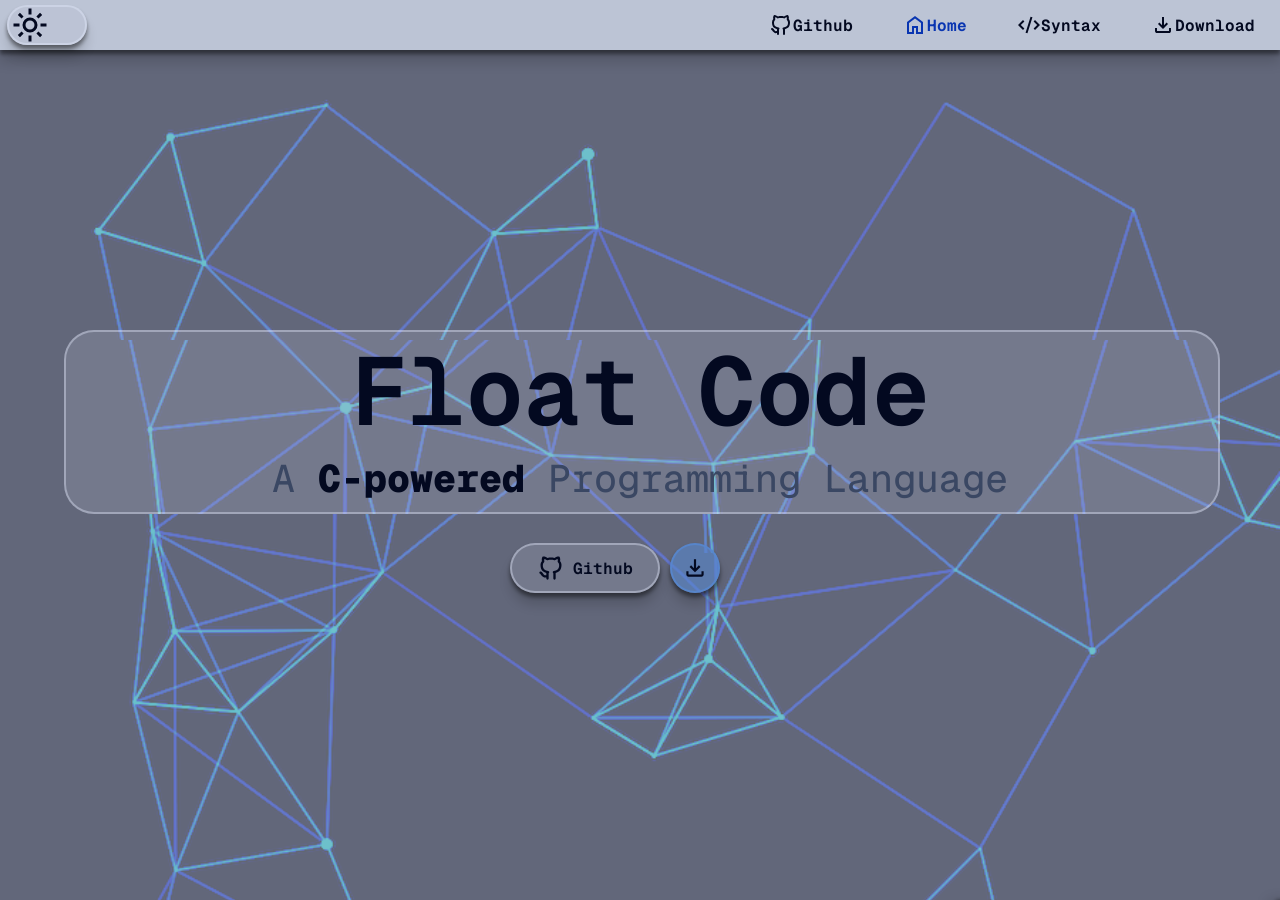
<file: index.html>
<!DOCTYPE html>
<html lang="en">
<head>
	<meta charset="UTF-8">
	<meta name="viewport" content="width=device-width, initial-scale=1.0">
	<title>Float Code</title>
	<link rel="icon" href="images/icon.png">
	<link rel="stylesheet" href="style.css">

	<script type="text/javascript" src="index.js" defer></script>
</head>
<body>
	<main>
		<div class="canvas">
			<div>
				<h1>Float Code</h1>
				<h6 id="description">A <b>C-powered</b> Programming Language</h6>
				<button onclick="openSite('https://github.com/texugo-lab/fcc---Float-Code-Compiler')">
					<svg xmlns="http://www.w3.org/2000/svg" viewBox="0 0 24 24"><path d="M 5.5878906,2.078125 C 5.36568,2.083063 5.1367188,2.1347656 5.1367187,2.1347656 A 1.0001,1.0001 0 0 0 4.4882812,2.6894531 C 4.0058626,3.7631778 3.9839171,4.953445 4.2695312,6.0839844 3.497045,7.0652828 3.0012835,8.2382621 3,9.4980469 A 1.0001,1.0001 0 0 0 3,9.5 c 0,2.495652 0.7837101,4.277116 2.0449219,5.369141 0.8783697,0.760539 1.9199114,1.109545 2.9746094,1.34375 -0.0017,0.0083 -0.012072,0.01512 -0.013672,0.02344 -0.096983,0.504311 -0.051863,0.95814 0.00195,1.388672 L 8,17.5 v 0.613281 C 7.5423701,18.181326 7.0155796,18.300614 6.7578125,18.228516 6.3569672,18.116398 6.0775426,17.899623 5.7792969,17.556641 5.4810512,17.213658 5.2025465,16.753154 4.8535156,16.28125 4.5044847,15.809346 4.0438611,15.265313 3.28125,15.041016 A 1,1 0 0 0 2.0410156,15.71875 1,1 0 0 0 2.71875,16.958984 c 0.087389,0.0257 0.2638747,0.155498 0.5273438,0.511719 0.263469,0.356221 0.5716831,0.87892 1.0234374,1.398438 C 4.7212856,19.388658 5.3570953,19.91329 6.21875,20.154297 6.7151706,20.293147 7.3920133,20.10211 8,20.037109 V 21 a 1,1 0 0 0 1,1 1,1 0 0 0 1,-1 v -3.5 a 1.0001,1.0001 0 0 0 -0.00781,-0.125 C 9.946004,17.005532 9.9407328,16.758971 9.96875,16.613281 c 0.028017,-0.145689 0.056132,-0.224101 0.238281,-0.40625 A 1.0001,1.0001 0 0 0 9.6074219,14.505859 C 8.3022971,14.366025 7.144257,14.040397 6.3554687,13.357422 5.5666805,12.674447 5,11.604348 5,9.5 5.0014584,8.5651112 5.366231,7.6668127 6.0175781,6.9960937 a 1.0001,1.0001 0 0 0 0.21875,-1.0488281 C 6.0288464,5.3956874 6.1826724,4.8176875 6.2890625,4.2480469 6.7362359,4.368133 7.3504008,4.568887 8.3457031,5.2324219 a 1.0001,1.0001 0 0 0 0.8066407,0.1347656 c 1.8675402,-0.4863818 3.8277722,-0.4863818 5.6953122,0 a 1.0001,1.0001 0 0 0 0.806641,-0.1347656 c 0.995302,-0.6635349 1.609467,-0.8642889 2.05664,-0.984375 0.106391,0.5696406 0.260217,1.1476405 0.05273,1.6992187 a 1.0001,1.0001 0 0 0 0.21875,1.0488281 C 18.634223,7.6672799 18.999047,8.5663602 19,9.5019531 c -4.38e-4,2.1027299 -0.566986,3.1727579 -1.355469,3.8554689 -0.788788,0.682975 -1.946828,1.008603 -3.251953,1.148437 a 1.0001,1.0001 0 0 0 -0.599609,1.701172 c 0.20179,0.201791 0.174934,0.18437 0.195312,0.306641 C 14.00866,16.635943 14,16.966667 14,17.5 V 21 a 1,1 0 0 0 1,1 1,1 0 0 0 1,-1 v -3.5 c 0,-0.455582 0.03316,-0.821706 -0.03906,-1.283203 1.061423,-0.233445 2.11033,-0.582406 2.99414,-1.347656 C 20.21629,13.777116 21,11.995652 21,9.5 a 1.0001,1.0001 0 0 0 0,-0.00195 C 20.998717,8.2382621 20.502955,7.0652828 19.730469,6.0839844 20.016083,4.953445 19.994137,3.7631778 19.511719,2.6894531 A 1.0001,1.0001 0 0 0 18.863281,2.1347656 c 0,0 -0.228961,-0.051703 -0.451172,-0.056641 -0.22221,-0.00494 -0.514594,0.015401 -0.875,0.09375 -0.623914,0.1356335 -1.547587,0.5747827 -2.589843,1.2089844 -1.943884,-0.4426966 -3.950648,-0.4426966 -5.8945316,0 C 8.0104776,2.7466577 7.0868046,2.3075085 6.4628906,2.171875 6.1024846,2.0935259 5.8101013,2.073187 5.5878906,2.078125 Z"/></svg>
					Github
				</button>
				<button onclick="openSite('download.html')" class="download">
					<svg xmlns="http://www.w3.org/2000/svg" viewBox="0 -960 960 960"><path d="M480-320 280-520l56-58 104 104v-326h80v326l104-104 56 58-200 200ZM240-160q-33 0-56.5-23.5T160-240v-120h80v120h480v-120h80v120q0 33-23.5 56.5T720-160H240Z"/></svg>
				</button>
			</div>
		</div>
	</main>

	<nav>
		<ul>
			<li><button id="theme-switch" onclick="toggleMode()">
				<svg id="dark-mode" xmlns="http://www.w3.org/2000/svg"height="24px"width="24px"viewBox="0 -960 960 960"fill="#e3e3e3"><path d="M480-120q-150 0-255-105T120-480q0-150 105-255t255-105q14 0 27.5 1t26.5 3q-41 29-65.5 75.5T444-660q0 90 63 153t153 63q55 0 101-24.5t75-65.5q2 13 3 26.5t1 27.5q0 150-105 255T480-120Zm0-80q88 0 158-48.5T740-375q-20 5-40 8t-40 3q-123 0-209.5-86.5T364-660q0-20 3-40t8-40q-78 32-126.5 102T200-480q0 116 82 198t198 82Zm-10-270Z"/></svg>
				<svg id="light-mode" xmlns="http://www.w3.org/2000/svg"height="24px"width="24px"viewBox="0 -960 960 960"fill="#e3e3e3"><path d="M565-395q35-35 35-85t-35-85q-35-35-85-35t-85 35q-35 35-35 85t35 85q35 35 85 35t85-35Zm-226.5 56.5Q280-397 280-480t58.5-141.5Q397-680 480-680t141.5 58.5Q680-563 680-480t-58.5 141.5Q563-280 480-280t-141.5-58.5ZM200-440H40v-80h160v80Zm720 0H760v-80h160v80ZM440-760v-160h80v160h-80Zm0 720v-160h80v160h-80ZM256-650l-101-97 57-59 96 100-52 56Zm492 496-97-101 53-55 101 97-57 59Zm-98-550 97-101 59 57-100 96-56-52ZM154-212l101-97 55 53-97 101-59-57Zm326-268Z"/></svg>
			</button></li>

			<li><a onclick="openSite('https://github.com/texugo-lab/fcc---Float-Code-Compiler')">
				<svg xmlns="http://www.w3.org/2000/svg" viewBox="0 0 24 24"><path d="M 5.5878906,2.078125 C 5.36568,2.083063 5.1367188,2.1347656 5.1367187,2.1347656 A 1.0001,1.0001 0 0 0 4.4882812,2.6894531 C 4.0058626,3.7631778 3.9839171,4.953445 4.2695312,6.0839844 3.497045,7.0652828 3.0012835,8.2382621 3,9.4980469 A 1.0001,1.0001 0 0 0 3,9.5 c 0,2.495652 0.7837101,4.277116 2.0449219,5.369141 0.8783697,0.760539 1.9199114,1.109545 2.9746094,1.34375 -0.0017,0.0083 -0.012072,0.01512 -0.013672,0.02344 -0.096983,0.504311 -0.051863,0.95814 0.00195,1.388672 L 8,17.5 v 0.613281 C 7.5423701,18.181326 7.0155796,18.300614 6.7578125,18.228516 6.3569672,18.116398 6.0775426,17.899623 5.7792969,17.556641 5.4810512,17.213658 5.2025465,16.753154 4.8535156,16.28125 4.5044847,15.809346 4.0438611,15.265313 3.28125,15.041016 A 1,1 0 0 0 2.0410156,15.71875 1,1 0 0 0 2.71875,16.958984 c 0.087389,0.0257 0.2638747,0.155498 0.5273438,0.511719 0.263469,0.356221 0.5716831,0.87892 1.0234374,1.398438 C 4.7212856,19.388658 5.3570953,19.91329 6.21875,20.154297 6.7151706,20.293147 7.3920133,20.10211 8,20.037109 V 21 a 1,1 0 0 0 1,1 1,1 0 0 0 1,-1 v -3.5 a 1.0001,1.0001 0 0 0 -0.00781,-0.125 C 9.946004,17.005532 9.9407328,16.758971 9.96875,16.613281 c 0.028017,-0.145689 0.056132,-0.224101 0.238281,-0.40625 A 1.0001,1.0001 0 0 0 9.6074219,14.505859 C 8.3022971,14.366025 7.144257,14.040397 6.3554687,13.357422 5.5666805,12.674447 5,11.604348 5,9.5 5.0014584,8.5651112 5.366231,7.6668127 6.0175781,6.9960937 a 1.0001,1.0001 0 0 0 0.21875,-1.0488281 C 6.0288464,5.3956874 6.1826724,4.8176875 6.2890625,4.2480469 6.7362359,4.368133 7.3504008,4.568887 8.3457031,5.2324219 a 1.0001,1.0001 0 0 0 0.8066407,0.1347656 c 1.8675402,-0.4863818 3.8277722,-0.4863818 5.6953122,0 a 1.0001,1.0001 0 0 0 0.806641,-0.1347656 c 0.995302,-0.6635349 1.609467,-0.8642889 2.05664,-0.984375 0.106391,0.5696406 0.260217,1.1476405 0.05273,1.6992187 a 1.0001,1.0001 0 0 0 0.21875,1.0488281 C 18.634223,7.6672799 18.999047,8.5663602 19,9.5019531 c -4.38e-4,2.1027299 -0.566986,3.1727579 -1.355469,3.8554689 -0.788788,0.682975 -1.946828,1.008603 -3.251953,1.148437 a 1.0001,1.0001 0 0 0 -0.599609,1.701172 c 0.20179,0.201791 0.174934,0.18437 0.195312,0.306641 C 14.00866,16.635943 14,16.966667 14,17.5 V 21 a 1,1 0 0 0 1,1 1,1 0 0 0 1,-1 v -3.5 c 0,-0.455582 0.03316,-0.821706 -0.03906,-1.283203 1.061423,-0.233445 2.11033,-0.582406 2.99414,-1.347656 C 20.21629,13.777116 21,11.995652 21,9.5 a 1.0001,1.0001 0 0 0 0,-0.00195 C 20.998717,8.2382621 20.502955,7.0652828 19.730469,6.0839844 20.016083,4.953445 19.994137,3.7631778 19.511719,2.6894531 A 1.0001,1.0001 0 0 0 18.863281,2.1347656 c 0,0 -0.228961,-0.051703 -0.451172,-0.056641 -0.22221,-0.00494 -0.514594,0.015401 -0.875,0.09375 -0.623914,0.1356335 -1.547587,0.5747827 -2.589843,1.2089844 -1.943884,-0.4426966 -3.950648,-0.4426966 -5.8945316,0 C 8.0104776,2.7466577 7.0868046,2.3075085 6.4628906,2.171875 6.1024846,2.0935259 5.8101013,2.073187 5.5878906,2.078125 Z"/></svg>
				<p>Github</p>
			</a></li>
			<li><a class="active">
				<svg xmlns="http://www.w3.org/2000/svg" viewBox="0 -960 960 960"><path d="M240-200h120v-240h240v240h120v-360L480-740 240-560v360Zm-80 80v-480l320-240 320 240v480H520v-240h-80v240H160Zm320-350Z"/></svg>
				<p>Home</p>
			</a></li>
			<li><a onclick="openSite('syntax.html')">
				<svg xmlns="http://www.w3.org/2000/svg" viewBox="0 -960 960 960"><path d="M240-280 40-480l200-200 56 56-143 144 143 144-56 56Zm178 132-76-24 200-640 76 24-200 640Zm302-132-56-56 143-144-143-144 56-56 200 200-200 200Z"/></svg>
				<p>Syntax</p>
			</a></li>
			<li><a onclick="openSite('download.html')">
				<svg xmlns="http://www.w3.org/2000/svg" viewBox="0 -960 960 960"><path d="M480-320 280-520l56-58 104 104v-326h80v326l104-104 56 58-200 200ZM240-160q-33 0-56.5-23.5T160-240v-120h80v120h480v-120h80v120q0 33-23.5 56.5T720-160H240Z"/></svg>
				<p>Download</p>
			</a></li>

			<li id="sidebarButton"><button id="show" popovertarget="aside">
				<svg xmlns="http://www.w3.org/2000/svg" height="24px" viewBox="0 -960 960 960" width="24px" fill="#b3b3b3"><path d="M120-240v-80h720v80H120Zm0-200v-80h720v80H120Zm0-200v-80h720v80H120Z"/></svg>
			</button></li>
		</ul>
	</nav>

	<div id="aside" popover>
		<li><a onclick="openSite('https://github.com/texugo-lab/fcc---Float-Code-Compiler')">
			<svg xmlns="http://www.w3.org/2000/svg" viewBox="0 0 24 24"><path d="M 5.5878906,2.078125 C 5.36568,2.083063 5.1367188,2.1347656 5.1367187,2.1347656 A 1.0001,1.0001 0 0 0 4.4882812,2.6894531 C 4.0058626,3.7631778 3.9839171,4.953445 4.2695312,6.0839844 3.497045,7.0652828 3.0012835,8.2382621 3,9.4980469 A 1.0001,1.0001 0 0 0 3,9.5 c 0,2.495652 0.7837101,4.277116 2.0449219,5.369141 0.8783697,0.760539 1.9199114,1.109545 2.9746094,1.34375 -0.0017,0.0083 -0.012072,0.01512 -0.013672,0.02344 -0.096983,0.504311 -0.051863,0.95814 0.00195,1.388672 L 8,17.5 v 0.613281 C 7.5423701,18.181326 7.0155796,18.300614 6.7578125,18.228516 6.3569672,18.116398 6.0775426,17.899623 5.7792969,17.556641 5.4810512,17.213658 5.2025465,16.753154 4.8535156,16.28125 4.5044847,15.809346 4.0438611,15.265313 3.28125,15.041016 A 1,1 0 0 0 2.0410156,15.71875 1,1 0 0 0 2.71875,16.958984 c 0.087389,0.0257 0.2638747,0.155498 0.5273438,0.511719 0.263469,0.356221 0.5716831,0.87892 1.0234374,1.398438 C 4.7212856,19.388658 5.3570953,19.91329 6.21875,20.154297 6.7151706,20.293147 7.3920133,20.10211 8,20.037109 V 21 a 1,1 0 0 0 1,1 1,1 0 0 0 1,-1 v -3.5 a 1.0001,1.0001 0 0 0 -0.00781,-0.125 C 9.946004,17.005532 9.9407328,16.758971 9.96875,16.613281 c 0.028017,-0.145689 0.056132,-0.224101 0.238281,-0.40625 A 1.0001,1.0001 0 0 0 9.6074219,14.505859 C 8.3022971,14.366025 7.144257,14.040397 6.3554687,13.357422 5.5666805,12.674447 5,11.604348 5,9.5 5.0014584,8.5651112 5.366231,7.6668127 6.0175781,6.9960937 a 1.0001,1.0001 0 0 0 0.21875,-1.0488281 C 6.0288464,5.3956874 6.1826724,4.8176875 6.2890625,4.2480469 6.7362359,4.368133 7.3504008,4.568887 8.3457031,5.2324219 a 1.0001,1.0001 0 0 0 0.8066407,0.1347656 c 1.8675402,-0.4863818 3.8277722,-0.4863818 5.6953122,0 a 1.0001,1.0001 0 0 0 0.806641,-0.1347656 c 0.995302,-0.6635349 1.609467,-0.8642889 2.05664,-0.984375 0.106391,0.5696406 0.260217,1.1476405 0.05273,1.6992187 a 1.0001,1.0001 0 0 0 0.21875,1.0488281 C 18.634223,7.6672799 18.999047,8.5663602 19,9.5019531 c -4.38e-4,2.1027299 -0.566986,3.1727579 -1.355469,3.8554689 -0.788788,0.682975 -1.946828,1.008603 -3.251953,1.148437 a 1.0001,1.0001 0 0 0 -0.599609,1.701172 c 0.20179,0.201791 0.174934,0.18437 0.195312,0.306641 C 14.00866,16.635943 14,16.966667 14,17.5 V 21 a 1,1 0 0 0 1,1 1,1 0 0 0 1,-1 v -3.5 c 0,-0.455582 0.03316,-0.821706 -0.03906,-1.283203 1.061423,-0.233445 2.11033,-0.582406 2.99414,-1.347656 C 20.21629,13.777116 21,11.995652 21,9.5 a 1.0001,1.0001 0 0 0 0,-0.00195 C 20.998717,8.2382621 20.502955,7.0652828 19.730469,6.0839844 20.016083,4.953445 19.994137,3.7631778 19.511719,2.6894531 A 1.0001,1.0001 0 0 0 18.863281,2.1347656 c 0,0 -0.228961,-0.051703 -0.451172,-0.056641 -0.22221,-0.00494 -0.514594,0.015401 -0.875,0.09375 -0.623914,0.1356335 -1.547587,0.5747827 -2.589843,1.2089844 -1.943884,-0.4426966 -3.950648,-0.4426966 -5.8945316,0 C 8.0104776,2.7466577 7.0868046,2.3075085 6.4628906,2.171875 6.1024846,2.0935259 5.8101013,2.073187 5.5878906,2.078125 Z"/></svg>
			<p>Github</p>
		</a></li>
		<li><a class="active">
			<svg xmlns="http://www.w3.org/2000/svg" viewBox="0 -960 960 960"><path d="M240-200h120v-240h240v240h120v-360L480-740 240-560v360Zm-80 80v-480l320-240 320 240v480H520v-240h-80v240H160Zm320-350Z"/></svg>
			<p>Home</p>
		</a></li>
		<li><a onclick="openSite('syntax.html')">
			<svg xmlns="http://www.w3.org/2000/svg" viewBox="0 -960 960 960"><path d="M240-280 40-480l200-200 56 56-143 144 143 144-56 56Zm178 132-76-24 200-640 76 24-200 640Zm302-132-56-56 143-144-143-144 56-56 200 200-200 200Z"/></svg>
			<p>Syntax</p>
		</a></li>
		<li><a onclick="openSite('download.html')">
			<svg xmlns="http://www.w3.org/2000/svg" viewBox="0 -960 960 960"><path d="M480-320 280-520l56-58 104 104v-326h80v326l104-104 56 58-200 200ZM240-160q-33 0-56.5-23.5T160-240v-120h80v120h480v-120h80v120q0 33-23.5 56.5T720-160H240Z"/></svg>
			<p>Download</p>
		</a></li>
	</div>

	<svg style="display: none">
  		<filter id="liquid-glass" x="0%" y="0%" width="100%" height="100%">
      	<feTurbulence type="turbulence" baseFrequency="1" numOctaves="2" result="fractal" stitchTiles="stitch"/>
   		<feDisplacementMap in2="turbulence" in="SourceGraphic" scale="20" result="turbDisplaced"/>
    	</filter>
	</svg>
</body>

</html>
</file>
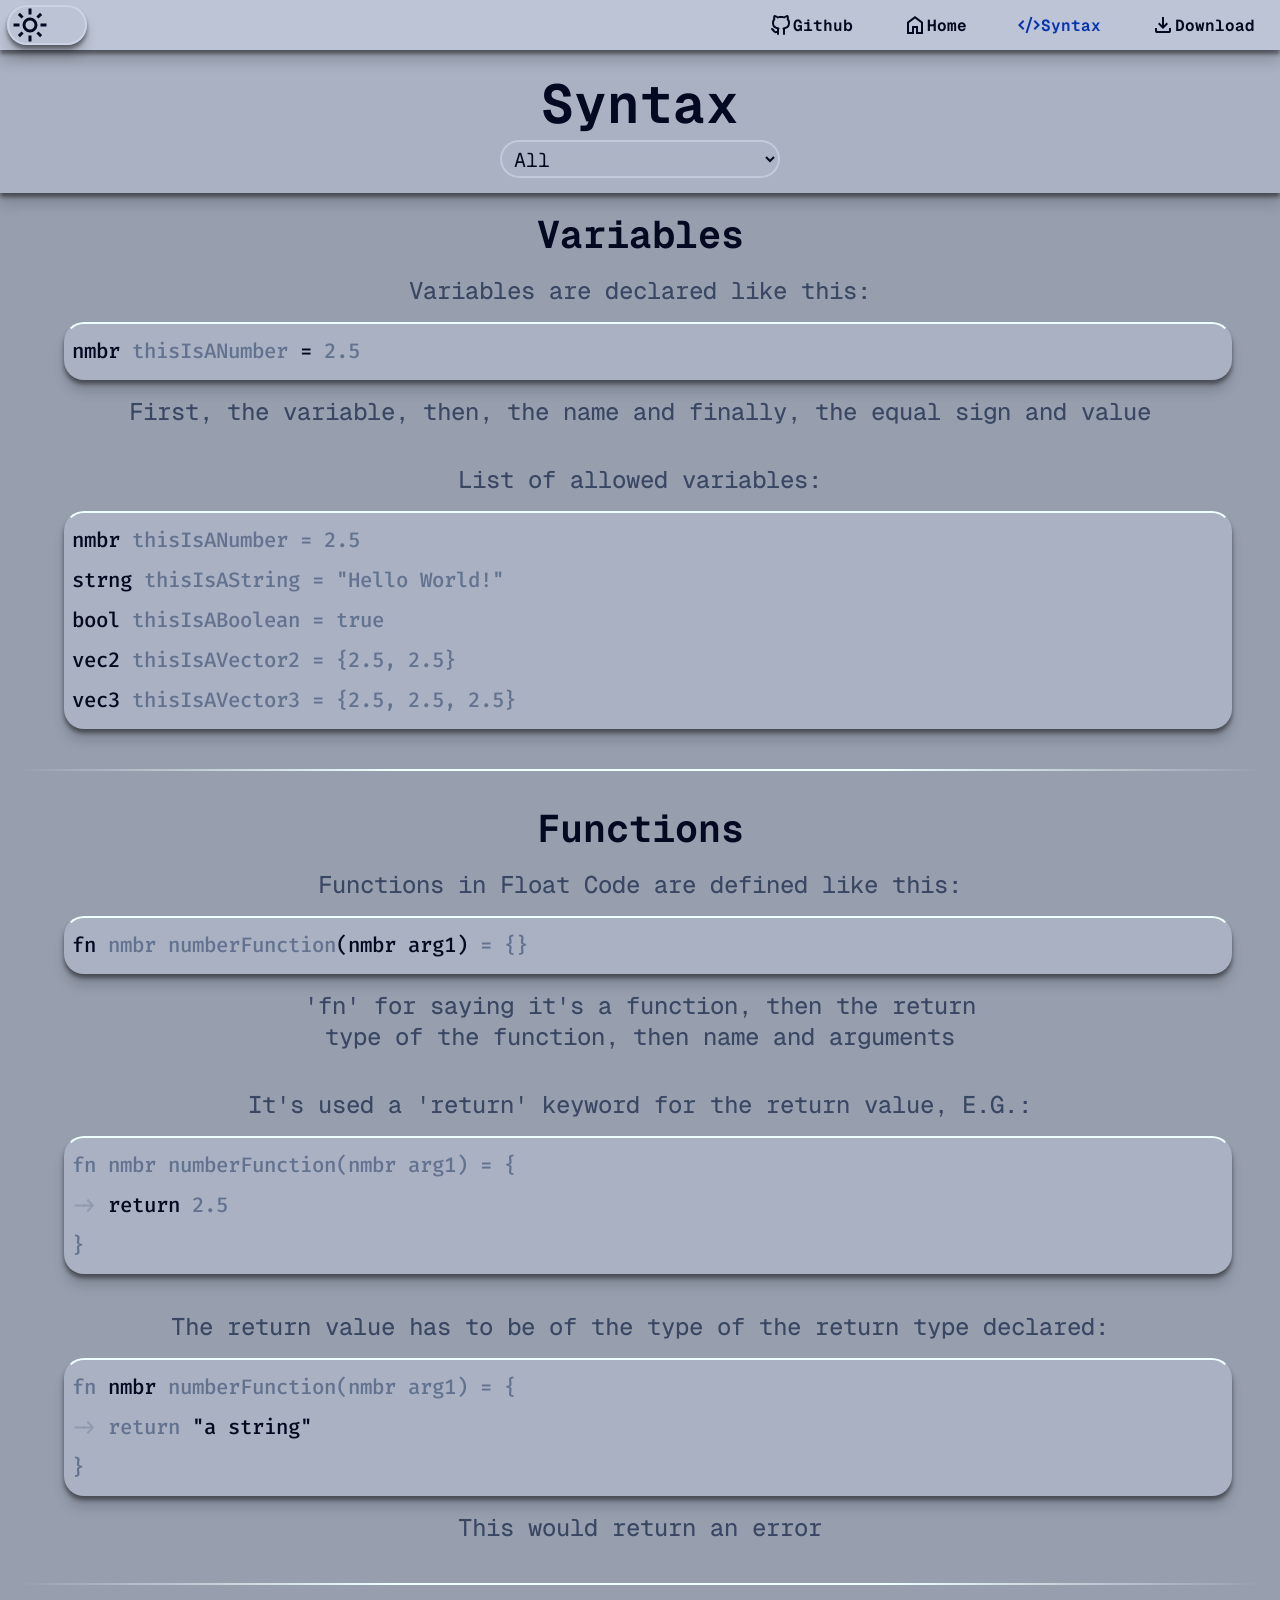
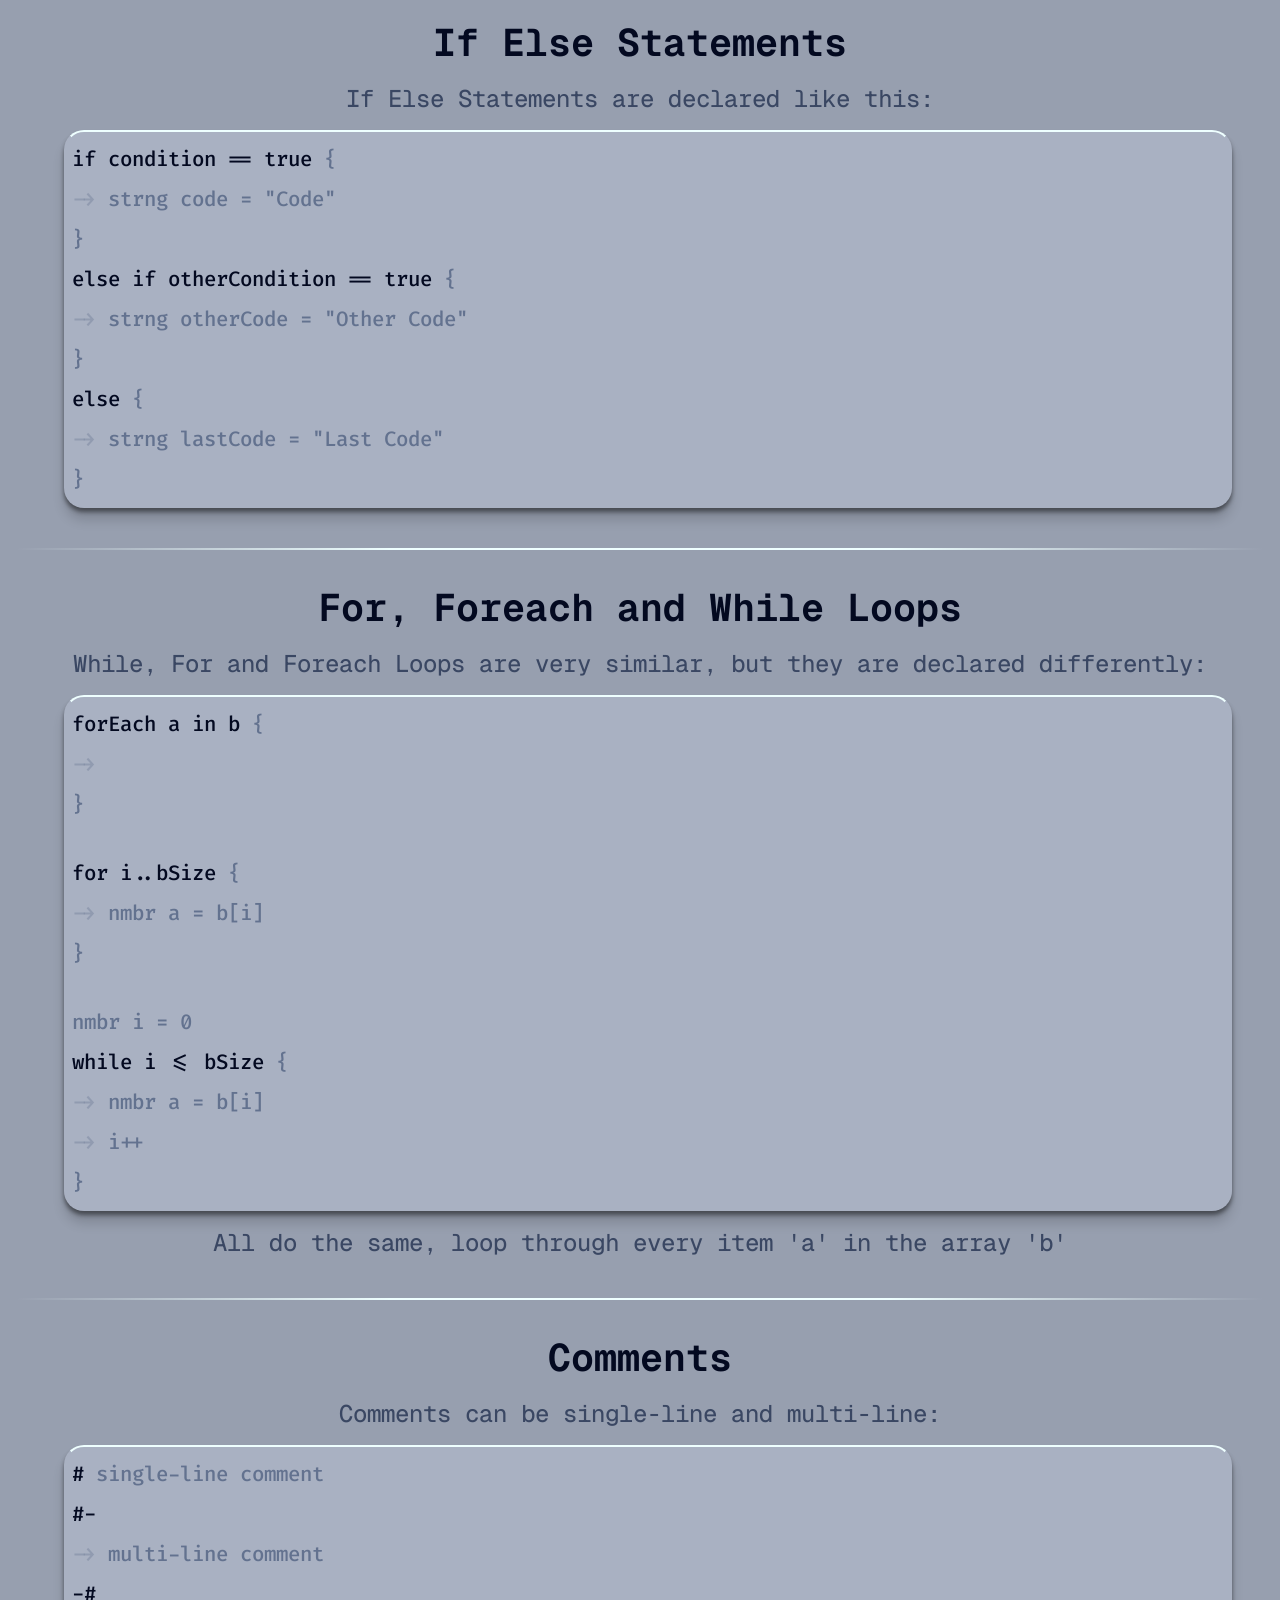
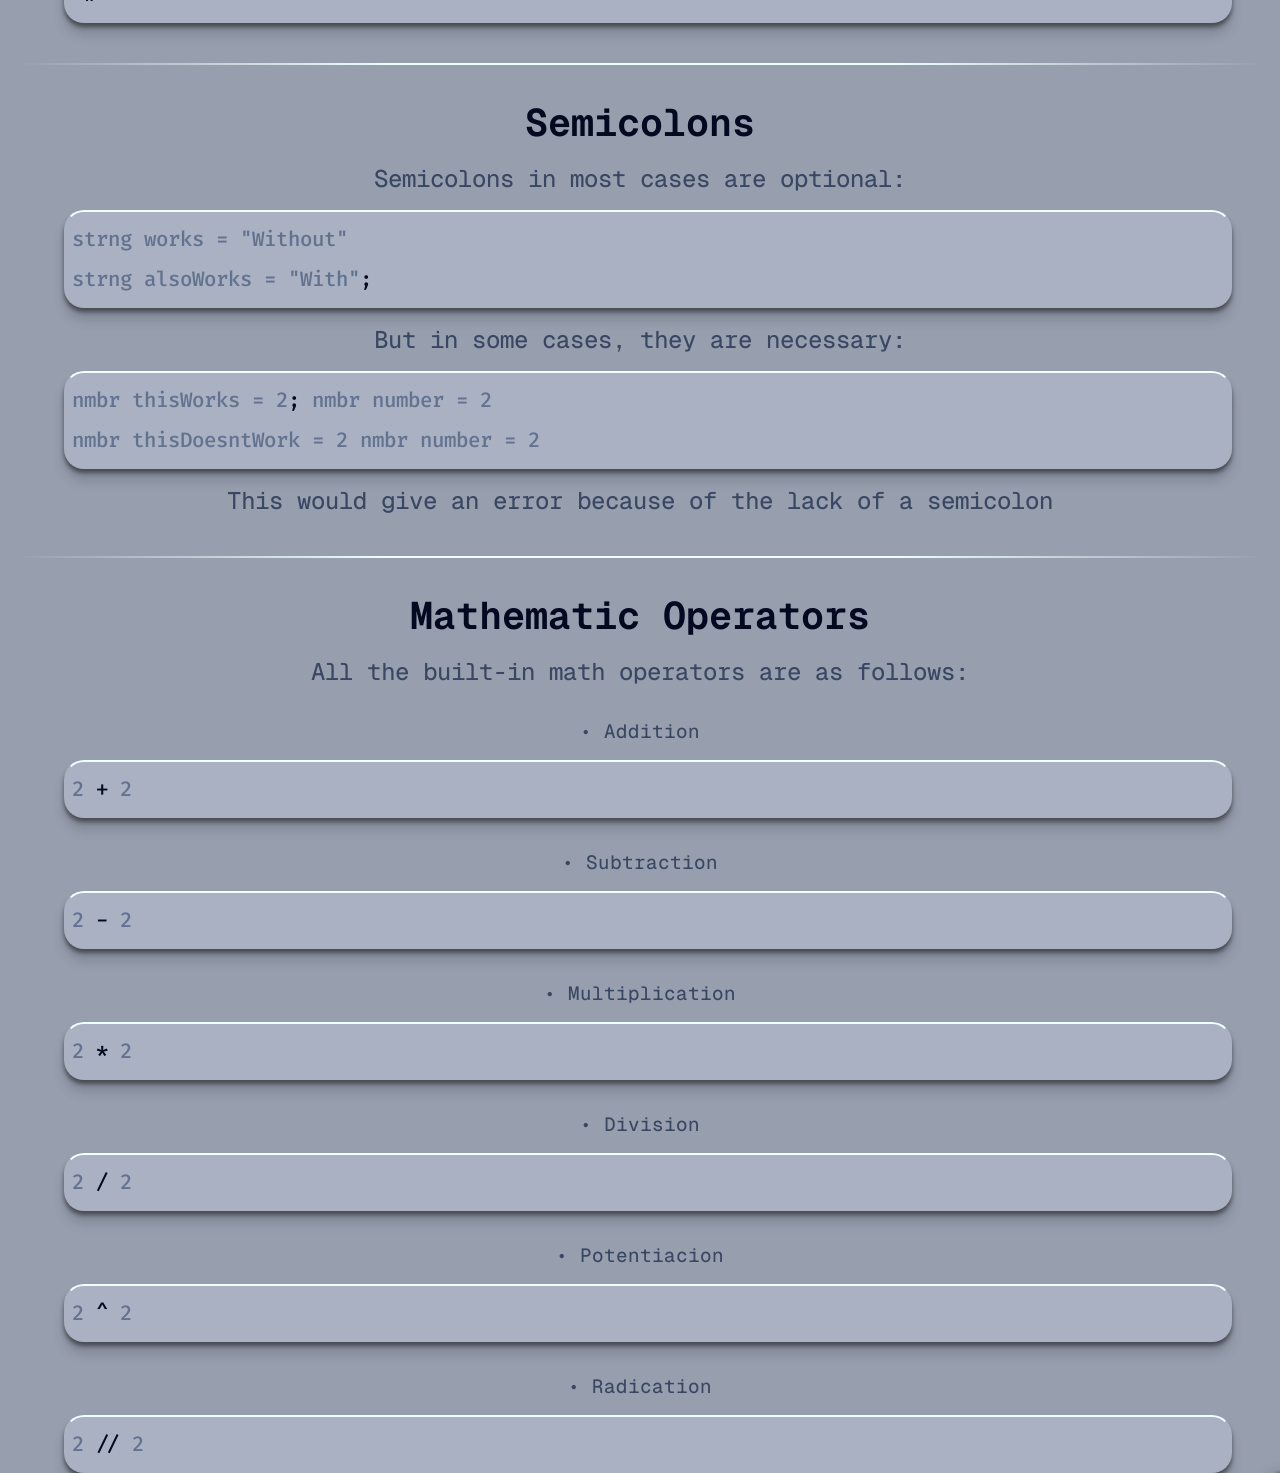
<file: syntax.html>
<!DOCTYPE html>
<html lang="en">
<head>
	<meta charset="UTF-8">
	<meta name="viewport" content="width=device-width, initial-scale=1.0">
	<title>Float Code</title>
	<link rel="icon" href="images/icon.png">
	<link rel="stylesheet" href="style.css">
	<script src="index.js" defer></script>
</head>
<body>

	<main>
		<header>
			<h1>Syntax</h1>
			<select id="top">
					<option>All</option>
					<option>Variables</option>
					<option>Functions</option>
					<option>If-Else Statements</option>
					<option>Loops</option>
					<option>Comment</option>
					<option>Semicolon</option>
					<option>Mathematic Operators</option>
			</select>
			<div id="detection"></div>
		</header>
		<div class="filters">
			<div id="Variables">
				<h2>Variables</h2>
		
				<h5>Variables are declared like this:</h5>
				<div class="code">
					<h1>
						<n id="highlight">nmbr</n> thisIsANumber <n id="highlight"> =</n> 2.5
					</h1>
				</div>
				<h5>First, the variable, then, the name and finally, the equal sign and value</h5>
				<br>
				<h5>List of allowed variables:</h5>
				<div class="code">
					<h1><n id="highlight">nmbr</n> thisIsANumber = 2.5</h1>
					<h1><n id="highlight">strng</n> thisIsAString = "Hello World!"</h1>
					<h1><n id="highlight">bool</n> thisIsABoolean = true</h1>
					<h1><n id="highlight">vec2</n> thisIsAVector2 = {2.5, 2.5}</h1>
					<h1><n id="highlight">vec3</n> thisIsAVector3 = {2.5, 2.5, 2.5}</h1>
				</div>
			</div>
	
			<div class="lr"></div>
	
			<div id="Functions">
				<h2>Functions</h2>
		
				<h5>Functions in Float Code are defined like this:</h5>
				<div class="code">
					<h1><n id="highlight">fn</n> nmbr numberFunction<n id="highlight">(nmbr arg1)</n> = {}</h1>
				</div>
				<h5>'fn' for saying it's a function, then the return type of the function, then name and arguments</h5>
				<br>
				<h5>It's used a 'return' keyword for the return value, E.G.:</h5>
				<div class="code">
					<h1>fn nmbr numberFunction(nmbr arg1) = {</h1>
					<h2><n id="highlight">return</n> 2.5</h2>
					<h1>}</h1>
				</div>
				<br>
				<h5>The return value has to be of the type of the return type declared:</h5>
				<div class="code">
					<h1>fn <n id="highlight">nmbr</n> numberFunction(nmbr arg1) = {</h1>
					<h2>return <n id="highlight">"a string"</n></h2>
					<h1>}</h1>
				</div>
				<h5>This would return an error</h5>
			</div>
	
			<div class="lr"></div>
	
			<div id="If-Else Statements">
				<h2>If Else Statements</h2>
				
				<h5>If Else Statements are declared like this:</h5>
				
				<div class="code">
					<h1><n id="highlight">if condition == true</n> {</h1>
					<h2>strng code = "Code"</h2>
					<h1>}</h1>
					<h1><n id="highlight">else if otherCondition == true</n> {</h1>
					<h2>strng otherCode = "Other Code"</h2>
					<h1>}</h1>
					<h1><n id="highlight">else</n> {</h1>
					<h2>strng lastCode = "Last Code"</h2>
					<h1>}</h1>
				</div>
			</div>
	
			<div class="lr"></div>
	
			<div id="Loops">
				<h2>For, Foreach and While Loops</h2>
				
				<h5>While, For and Foreach Loops are very similar, but they are declared differently:</h5>
				<div class="code">
					<h1><n id="highlight">forEach a in b</n> {</h1>
					<h2></h2>
					<h1>}</h1>
					<br>
					<h1><n id="highlight">for i..bSize</n> {</h1>
					<h2>nmbr a = b[i]</h2>
					<h1>}</h1>
					<br>
					<h1>nmbr i = 0</h1>
					<h1><n id="highlight">while i <= bSize</n> {</h1>
					<h2>nmbr a = b[i]</h2>
					<h2>i++</h2>
					<h1>}</h1>
				</div>
				<h5>All do the same, loop through every item 'a' in the array 'b'</h5>
			</div>
	
			<div class="lr"></div>
	
			<div id="Comment">
				<h2>Comments</h2>
		
				<h5>Comments can be single-line and multi-line:</h5>
				<div class="code">
					<h1><n id="highlight">#</n> single-line comment</h1>
					<h1><n id="highlight">#-</n></h1>
					<h2>multi-line comment</h2>
					<h1><n id="highlight"> -#</n></h1>
				</div>
			</div>
	
			<div class="lr"></div>
	
			<div id="Semicolon">
				<h2>Semicolons</h2>
		
				<h5>Semicolons in most cases are optional:</h5>
				<div class="code">
					<h1>strng works = "Without"</h1>
					<h1>strng alsoWorks = "With"<n id="highlight">;</n></h1>
				</div> 
				<h5>But in some cases, they are necessary:</h5>
				<div class="code">
					<h1>nmbr thisWorks = 2<n id="highlight">;</n> nmbr number = 2</h1>
					<h1>nmbr thisDoesntWork = 2 nmbr number = 2</h1>
				</div>
				<h5>This would give an error because of the lack of a semicolon</h5>
			</div>

			<div class="lr"></div>

			<div id="Mathematic Operators">
				<h2>Mathematic Operators</h2>

				<h5>All the built-in math operators are as follows:</h5>
				<h6>• Addition</h6>
				<div class="code"><h1>2 <n id="highlight">+</n> 2</h1></div>

				<h6>• Subtraction</h6>
				<div class="code"><h1>2 <n id="highlight">-</n> 2</h1></div>

				<h6>• Multiplication</h6>
				<div class="code"><h1>2 <n id="highlight">*</n> 2</h1></div>

				<h6>• Division</h6>
				<div class="code"><h1>2 <n id="highlight">/</n> 2</h1></div>

				<h6>• Potentiacion</h6>
				<div class="code"><h1>2 <n id="highlight">^</n> 2</h1></div>
				
				<h6>• Radication</h6>
				<div class="code"><h1>2 <n id="highlight">//</n> 2</h1></div>
				
				<!-- <h6>• Logarithm</h6>
				<div class="code"><h1><n id="highlight">log</n>(2, 2)</h1></div> -->

			</div>
		</div>
	</main>


	<nav>
		<ul>
			<li><button id="theme-switch" onclick="toggleMode()">
					<svg id="dark-mode" xmlns="http://www.w3.org/2000/svg" height="24px" width="24px" viewBox="0 -960 960 960"
						fill="#e3e3e3">
						<path
							d="M480-120q-150 0-255-105T120-480q0-150 105-255t255-105q14 0 27.5 1t26.5 3q-41 29-65.5 75.5T444-660q0 90 63 153t153 63q55 0 101-24.5t75-65.5q2 13 3 26.5t1 27.5q0 150-105 255T480-120Zm0-80q88 0 158-48.5T740-375q-20 5-40 8t-40 3q-123 0-209.5-86.5T364-660q0-20 3-40t8-40q-78 32-126.5 102T200-480q0 116 82 198t198 82Zm-10-270Z" />
						</svg>
					<svg id="light-mode" xmlns="http://www.w3.org/2000/svg" height="24px" width="24px" viewBox="0 -960 960 960"
						fill="#e3e3e3">
						<path
							d="M565-395q35-35 35-85t-35-85q-35-35-85-35t-85 35q-35 35-35 85t35 85q35 35 85 35t85-35Zm-226.5 56.5Q280-397 280-480t58.5-141.5Q397-680 480-680t141.5 58.5Q680-563 680-480t-58.5 141.5Q563-280 480-280t-141.5-58.5ZM200-440H40v-80h160v80Zm720 0H760v-80h160v80ZM440-760v-160h80v160h-80Zm0 720v-160h80v160h-80ZM256-650l-101-97 57-59 96 100-52 56Zm492 496-97-101 53-55 101 97-57 59Zm-98-550 97-101 59 57-100 96-56-52ZM154-212l101-97 55 53-97 101-59-57Zm326-268Z" />
						</svg>
				</button></li>

			<li><a onclick="openSite('https://github.com/texugo-lab/fcc---Float-Code-Compiler')">
				<svg xmlns="http://www.w3.org/2000/svg" viewBox="0 0 24 24"><path d="M 5.5878906,2.078125 C 5.36568,2.083063 5.1367188,2.1347656 5.1367187,2.1347656 A 1.0001,1.0001 0 0 0 4.4882812,2.6894531 C 4.0058626,3.7631778 3.9839171,4.953445 4.2695312,6.0839844 3.497045,7.0652828 3.0012835,8.2382621 3,9.4980469 A 1.0001,1.0001 0 0 0 3,9.5 c 0,2.495652 0.7837101,4.277116 2.0449219,5.369141 0.8783697,0.760539 1.9199114,1.109545 2.9746094,1.34375 -0.0017,0.0083 -0.012072,0.01512 -0.013672,0.02344 -0.096983,0.504311 -0.051863,0.95814 0.00195,1.388672 L 8,17.5 v 0.613281 C 7.5423701,18.181326 7.0155796,18.300614 6.7578125,18.228516 6.3569672,18.116398 6.0775426,17.899623 5.7792969,17.556641 5.4810512,17.213658 5.2025465,16.753154 4.8535156,16.28125 4.5044847,15.809346 4.0438611,15.265313 3.28125,15.041016 A 1,1 0 0 0 2.0410156,15.71875 1,1 0 0 0 2.71875,16.958984 c 0.087389,0.0257 0.2638747,0.155498 0.5273438,0.511719 0.263469,0.356221 0.5716831,0.87892 1.0234374,1.398438 C 4.7212856,19.388658 5.3570953,19.91329 6.21875,20.154297 6.7151706,20.293147 7.3920133,20.10211 8,20.037109 V 21 a 1,1 0 0 0 1,1 1,1 0 0 0 1,-1 v -3.5 a 1.0001,1.0001 0 0 0 -0.00781,-0.125 C 9.946004,17.005532 9.9407328,16.758971 9.96875,16.613281 c 0.028017,-0.145689 0.056132,-0.224101 0.238281,-0.40625 A 1.0001,1.0001 0 0 0 9.6074219,14.505859 C 8.3022971,14.366025 7.144257,14.040397 6.3554687,13.357422 5.5666805,12.674447 5,11.604348 5,9.5 5.0014584,8.5651112 5.366231,7.6668127 6.0175781,6.9960937 a 1.0001,1.0001 0 0 0 0.21875,-1.0488281 C 6.0288464,5.3956874 6.1826724,4.8176875 6.2890625,4.2480469 6.7362359,4.368133 7.3504008,4.568887 8.3457031,5.2324219 a 1.0001,1.0001 0 0 0 0.8066407,0.1347656 c 1.8675402,-0.4863818 3.8277722,-0.4863818 5.6953122,0 a 1.0001,1.0001 0 0 0 0.806641,-0.1347656 c 0.995302,-0.6635349 1.609467,-0.8642889 2.05664,-0.984375 0.106391,0.5696406 0.260217,1.1476405 0.05273,1.6992187 a 1.0001,1.0001 0 0 0 0.21875,1.0488281 C 18.634223,7.6672799 18.999047,8.5663602 19,9.5019531 c -4.38e-4,2.1027299 -0.566986,3.1727579 -1.355469,3.8554689 -0.788788,0.682975 -1.946828,1.008603 -3.251953,1.148437 a 1.0001,1.0001 0 0 0 -0.599609,1.701172 c 0.20179,0.201791 0.174934,0.18437 0.195312,0.306641 C 14.00866,16.635943 14,16.966667 14,17.5 V 21 a 1,1 0 0 0 1,1 1,1 0 0 0 1,-1 v -3.5 c 0,-0.455582 0.03316,-0.821706 -0.03906,-1.283203 1.061423,-0.233445 2.11033,-0.582406 2.99414,-1.347656 C 20.21629,13.777116 21,11.995652 21,9.5 a 1.0001,1.0001 0 0 0 0,-0.00195 C 20.998717,8.2382621 20.502955,7.0652828 19.730469,6.0839844 20.016083,4.953445 19.994137,3.7631778 19.511719,2.6894531 A 1.0001,1.0001 0 0 0 18.863281,2.1347656 c 0,0 -0.228961,-0.051703 -0.451172,-0.056641 -0.22221,-0.00494 -0.514594,0.015401 -0.875,0.09375 -0.623914,0.1356335 -1.547587,0.5747827 -2.589843,1.2089844 -1.943884,-0.4426966 -3.950648,-0.4426966 -5.8945316,0 C 8.0104776,2.7466577 7.0868046,2.3075085 6.4628906,2.171875 6.1024846,2.0935259 5.8101013,2.073187 5.5878906,2.078125 Z"/></svg>
				<p>Github</p>
			</a></li>
			<li><a onclick="openSite('index.html')">
				<svg xmlns="http://www.w3.org/2000/svg" viewBox="0 -960 960 960"><path d="M240-200h120v-240h240v240h120v-360L480-740 240-560v360Zm-80 80v-480l320-240 320 240v480H520v-240h-80v240H160Zm320-350Z"/></svg>
				<p>Home</p>
			</a></li>
			<li><a class="active">
				<svg xmlns="http://www.w3.org/2000/svg" viewBox="0 -960 960 960"><path d="M240-280 40-480l200-200 56 56-143 144 143 144-56 56Zm178 132-76-24 200-640 76 24-200 640Zm302-132-56-56 143-144-143-144 56-56 200 200-200 200Z"/></svg>
				<p>Syntax</p>
			</a></li>
			<li><a onclick="openSite('download.html')">
				<svg xmlns="http://www.w3.org/2000/svg" viewBox="0 -960 960 960"><path d="M480-320 280-520l56-58 104 104v-326h80v326l104-104 56 58-200 200ZM240-160q-33 0-56.5-23.5T160-240v-120h80v120h480v-120h80v120q0 33-23.5 56.5T720-160H240Z"/></svg>
				<p>Download</p>
			</a></li>

			<li id="sidebarButton"><button id="show" popovertarget="aside">
					<svg xmlns="http://www.w3.org/2000/svg" height="24px" viewBox="0 -960 960 960" width="24px" fill="#b3b3b3">
						<path d="M120-240v-80h720v80H120Zm0-200v-80h720v80H120Zm0-200v-80h720v80H120Z" /></svg>
			</button></li>
		</ul>
	</nav>

	<div id="aside" popover>
		<li><a onclick="openSite('https://github.com/texugo-lab/fcc---Float-Code-Compiler')">
				<svg xmlns="http://www.w3.org/2000/svg" viewBox="0 0 24 24"><path d="M 5.5878906,2.078125 C 5.36568,2.083063 5.1367188,2.1347656 5.1367187,2.1347656 A 1.0001,1.0001 0 0 0 4.4882812,2.6894531 C 4.0058626,3.7631778 3.9839171,4.953445 4.2695312,6.0839844 3.497045,7.0652828 3.0012835,8.2382621 3,9.4980469 A 1.0001,1.0001 0 0 0 3,9.5 c 0,2.495652 0.7837101,4.277116 2.0449219,5.369141 0.8783697,0.760539 1.9199114,1.109545 2.9746094,1.34375 -0.0017,0.0083 -0.012072,0.01512 -0.013672,0.02344 -0.096983,0.504311 -0.051863,0.95814 0.00195,1.388672 L 8,17.5 v 0.613281 C 7.5423701,18.181326 7.0155796,18.300614 6.7578125,18.228516 6.3569672,18.116398 6.0775426,17.899623 5.7792969,17.556641 5.4810512,17.213658 5.2025465,16.753154 4.8535156,16.28125 4.5044847,15.809346 4.0438611,15.265313 3.28125,15.041016 A 1,1 0 0 0 2.0410156,15.71875 1,1 0 0 0 2.71875,16.958984 c 0.087389,0.0257 0.2638747,0.155498 0.5273438,0.511719 0.263469,0.356221 0.5716831,0.87892 1.0234374,1.398438 C 4.7212856,19.388658 5.3570953,19.91329 6.21875,20.154297 6.7151706,20.293147 7.3920133,20.10211 8,20.037109 V 21 a 1,1 0 0 0 1,1 1,1 0 0 0 1,-1 v -3.5 a 1.0001,1.0001 0 0 0 -0.00781,-0.125 C 9.946004,17.005532 9.9407328,16.758971 9.96875,16.613281 c 0.028017,-0.145689 0.056132,-0.224101 0.238281,-0.40625 A 1.0001,1.0001 0 0 0 9.6074219,14.505859 C 8.3022971,14.366025 7.144257,14.040397 6.3554687,13.357422 5.5666805,12.674447 5,11.604348 5,9.5 5.0014584,8.5651112 5.366231,7.6668127 6.0175781,6.9960937 a 1.0001,1.0001 0 0 0 0.21875,-1.0488281 C 6.0288464,5.3956874 6.1826724,4.8176875 6.2890625,4.2480469 6.7362359,4.368133 7.3504008,4.568887 8.3457031,5.2324219 a 1.0001,1.0001 0 0 0 0.8066407,0.1347656 c 1.8675402,-0.4863818 3.8277722,-0.4863818 5.6953122,0 a 1.0001,1.0001 0 0 0 0.806641,-0.1347656 c 0.995302,-0.6635349 1.609467,-0.8642889 2.05664,-0.984375 0.106391,0.5696406 0.260217,1.1476405 0.05273,1.6992187 a 1.0001,1.0001 0 0 0 0.21875,1.0488281 C 18.634223,7.6672799 18.999047,8.5663602 19,9.5019531 c -4.38e-4,2.1027299 -0.566986,3.1727579 -1.355469,3.8554689 -0.788788,0.682975 -1.946828,1.008603 -3.251953,1.148437 a 1.0001,1.0001 0 0 0 -0.599609,1.701172 c 0.20179,0.201791 0.174934,0.18437 0.195312,0.306641 C 14.00866,16.635943 14,16.966667 14,17.5 V 21 a 1,1 0 0 0 1,1 1,1 0 0 0 1,-1 v -3.5 c 0,-0.455582 0.03316,-0.821706 -0.03906,-1.283203 1.061423,-0.233445 2.11033,-0.582406 2.99414,-1.347656 C 20.21629,13.777116 21,11.995652 21,9.5 a 1.0001,1.0001 0 0 0 0,-0.00195 C 20.998717,8.2382621 20.502955,7.0652828 19.730469,6.0839844 20.016083,4.953445 19.994137,3.7631778 19.511719,2.6894531 A 1.0001,1.0001 0 0 0 18.863281,2.1347656 c 0,0 -0.228961,-0.051703 -0.451172,-0.056641 -0.22221,-0.00494 -0.514594,0.015401 -0.875,0.09375 -0.623914,0.1356335 -1.547587,0.5747827 -2.589843,1.2089844 -1.943884,-0.4426966 -3.950648,-0.4426966 -5.8945316,0 C 8.0104776,2.7466577 7.0868046,2.3075085 6.4628906,2.171875 6.1024846,2.0935259 5.8101013,2.073187 5.5878906,2.078125 Z" /></svg>
				<p>Github</p>
			</a></li>
			<li><a onclick="openSite('index.html')">
				<svg xmlns="http://www.w3.org/2000/svg" viewBox="0 -960 960 960"><path d="M240-200h120v-240h240v240h120v-360L480-740 240-560v360Zm-80 80v-480l320-240 320 240v480H520v-240h-80v240H160Zm320-350Z"/></svg>
				<p>Home</p>
			</a></li>
			<li><a class="active">
				<svg xmlns="http://www.w3.org/2000/svg" viewBox="0 -960 960 960"><path d="M240-280 40-480l200-200 56 56-143 144 143 144-56 56Zm178 132-76-24 200-640 76 24-200 640Zm302-132-56-56 143-144-143-144 56-56 200 200-200 200Z"/></svg>
				<p>Syntax</p>
			</a></li>
		<li><a onclick="openSite('download.html')">
				<svg xmlns="http://www.w3.org/2000/svg" viewBox="0 -960 960 960">
					<path d="M480-320 280-520l56-58 104 104v-326h80v326l104-104 56 58-200 200ZM240-160q-33 0-56.5-23.5T160-240v-120h80v120h480v-120h80v120q0 33-23.5 56.5T720-160H240Z" /></svg>
				<p>Download</p>
			</a></li>
	</div>

	<svg style="display: none">
  		<filter id="liquid-glass" x="0%" y="0%" width="100%" height="100%">
      	<feTurbulence type="turbulence" baseFrequency="1" numOctaves="2" result="fractal" stitchTiles="stitch"/>
   		<feDisplacementMap in2="turbulence" in="SourceGraphic" scale="20" result="turbDisplaced"/>
    	</filter>
	</svg>
</body>
</html>
</file>
<file: style.css>
/* FIRA CODE + GEIST MONO */

@import
url('https://fonts.googleapis.com/css2?family=Fira+Code:wght@300..700&family=Geist+Mono:ital,wght@0,100..900;1,100..900&display=swap');

:root{
	--liquid-glass: url(#liquid-glass);

	--margin-XS: 2px;
	--margin-S: 4px;
	--margin-M: 8px;
	--margin-L: 16px;
	--margin-XL: 32px;

	--ease: all 0.7s cubic-bezier(0.5, 0.5, 0.3, 0.7);
	--blur: blur(5px);

	--scrollbar: oklch(0.25 0.025 264);
	--scrollbar-thumb: oklch(0.45 0.025 264);

	--no-shadow: 0 0 0 transparent;
}

:root{
	--bg-dark: oklch(0.70 0.025 264);
	--bg: oklch(0.76 0.025 264);
	--bg-light: oklch(0.82 0.025 264);
	--bg-lighter: oklch(0.88 0.025 264);
	--bg-lighterer: oklch(0.94 0.025 264);

	--download: oklch(0.62 0.12 258);
	--download-hover: oklch(0.68 0.12 258);
	--download-active: oklch(0.74 0.12 258);
	--download-highlight: oklch(0.80 0.12 258);

	--text: oklch(0.15 0.05 264);
	--inverse-text: oklch(0.95 0.05 264);
	--text-half-muted: oklch(0.4 0.05 264);
	--text-muted: oklch(0.55 0.05 264);

	--sidebar: oklch(0.9 0.025 264 / 0.35);
	--sidebar-hover: oklch(0.95 0.025 264 / 0.35);
	--sidebar-active: oklch(1 0.025 264 / 0.35);

	--highlight: oklch(1 0.05 264);

	--border: oklch(0.6 0.05 264);
	--border-muted: oklch(0.7 0.05 264);
	--border-shadow: inset 0px 4px 4px hsla(0, 0%, 0%, 0.45), inset 0px 12px 12px hsla(0, 0%, 0%, 0.15);

	--shadow: 0px 4px 4px hsla(0, 0%, 0%, 0.45), 0px 12px 12px hsla(0, 0%, 0%, 0.15);
	--inverse-shadow: 0px -4px 4px hsla(0, 0%, 0%, 0.45), 0px -12px 12px hsla(0, 0%, 0%, 0.15);
	--sidebar-shadow: -4px 0px 4px hsla(0, 0%, 0%, 0.45), -12px 0px 12px hsla(0, 0%, 0%, 0.15);
	--inverse-sidebar-shadow: 4px 0px 4px hsla(0, 0%, 0%, 0.45), 12px 0px 12px hsla(0, 0%, 0%, 0.15);

	--selected-text: oklch(0.4 0.2 264);

	--primary: oklch(0.4 0.1 264);
	--secondary: oklch(0.4 0.1 84);

	--danger: oklch(0.5 0.05 30);
	--warning: oklch(0.5 0.05 100);
	--success: oklch(0.5 0.05 160);
	--info: oklch(0.5 0.05 260);

}
.darkmode{
	--bg-dark: oklch(0.15 0.025 264);
	--bg: oklch(0.2 0.025 264);
	--bg-light: oklch(0.25 0.025 264);
	--bg-lighter: oklch(0.3 0.025 264);
	--bg-lighterer: oklch(0.35 0.025 264);

	--download: oklch(0.34 0.12 258);
	--download-hover: oklch(0.40 0.12 258);
	--download-active: oklch(0.46 0.12 258);
	--download-highlight: oklch(0.88 0.12 258);
	--download-border: oklch(0.64 0.12 258);

	--text: oklch(0.95 0.05 264);
	--inverse-text: oklch(0.15 0.05 264);
	--text-half-muted: oklch(0.76 0.05 264);
	--text-muted: oklch(0.85 0.05 264);

	--sidebar: oklch(0 0.025 264 / 0.5);
	--sidebar-hover: oklch(0.3 0.025 264 / 0.5);
	--sidebar-active: oklch(0.6 0.025 264 / 0.5);

	--highlight: oklch(0.5 0.05 264);

	--border: oklch(0.4 0.05 264);
	--border-muted: oklch(0.3 0.05 264);

	--shadow: 0px 1.5px 0px var(--highlight);
	--inverse-shadow: 0px -1.5px 0px var(--highlight);
	--sidebar-shadow: -1.5px 0px 0px var(--highlight);
	--inverse-sidebar-shadow: 1.5px 0px 0px var(--highlight);

	--selected-text: oklch(0.76 0.2 264);

	--primary: oklch(0.76 0.1 264);
	--secondary: oklch(0.76 0.1 84);
	
	--danger: oklch(0.7 0.05 30);
	--warning: oklch(0.7 0.05 100);
	--success: oklch(0.7 0.05 160);
	--info: oklch(0.7 0.05 260);
}
*{
	font-family: Geist Mono, monospace;
	margin: 0;
	padding: 0;
}

html{
	scrollbar-width: none;
}
body{
	background-color: var(--bg-dark);
	transition: var(--ease);
}

h1{
	font-size: 3.4rem;
	margin-top: var(--margin-XS);
} h2{
	font-size: 2.4rem;
	margin-top: var(--margin-M);
} h3{
	font-size: 2.1rem;
	margin-top: var(--margin-M);
} h4{
	font-size: 1.8rem;
	margin-top: var(--margin-L);
} h5{
	font-size: 1.5rem;
	margin-top: var(--margin-L);
} h6{
	font-size: 1.2rem;
	margin-top: var(--margin-XL);
}
h1, h2{
	color: var(--text);
	text-align: center;
	font-weight: 650;
}
h3, h4, h5, h6{
	color: var(--text-half-muted);
	text-align: center;
	font-weight: 450;
}
h1, h2, h3, h4, h5, h6{
	text-wrap: balance;
	transition: var(--ease);
}

p{
	transition: var(--ease);
}

/* HEADER */

header{
	margin-top: 50px;
	margin-bottom: 1rem;
	padding: 16px 32px;
	background: var(--bg);
	box-shadow: var(--shadow);

	display: flex;
	flex-wrap: wrap;
	justify-content: center;
	align-items: center;
}
header *{
	width: 100dvw;
}
#description{
	color: var(--text-half-muted);
	margin: 0;
}
#description b{
	color: var(--text);
	transition: var(--ease);
}

/* BOLD */

b{
	color: var(--text);
	font-weight: 850;
}

/* MAIN */

main ul *::before{
	content: "•";
	margin-right: 1rem;
}
main ul *{
	color: var(--text-muted);
}

/* NAVIGATION BAR */

nav{
	background: var(--bg-light);
	box-shadow: var(--shadow);
	position: fixed;
	top: 0;
	left: 0;
	width: 100%;
	height: 50px;

	z-index: 999;
}
nav svg{
	height: 1.5rem;
}
nav ul{
	width: 100%;
	display: flex;
	justify-content: flex-end;
	align-items: center;
}
nav li{
	height: 50px;
	display: flex;
	justify-content: flex-end;
	align-items: center;
	
	background-color: var(--bg-light);
}
nav a:hover{
	background-color: var(--bg-lighter);
}
nav a:active{
	background-color: var(--bg-lighterer);
}
nav a{
	font-weight: 650;
	height: 100%;
	padding: 0 25px;
	font-size: 1rem;
	text-decoration: none;
	display: flex;
	align-items: center;
	color: var(--text);

	cursor: default;
}
nav li:first-child{
	margin-right: auto;
}
nav a.active{
	color: var(--selected-text);
}
nav a.active svg{
	fill: var(--selected-text);
}
svg{
	fill: var(--text);
}

@media (max-width: 700px){
	nav a{
		display: none;
	}
	nav #show{
		display: flex;
	}
}

/* LINE BREAK */

.lr{
	--width: 97.5%;
	width: var(--width);
	height: 2px;
	margin-top: 2.5rem;
	margin-bottom: 2rem;
	margin-left: calc((100% - var(--width)) / 2);
	
	background: linear-gradient(-90deg, transparent, var(--highlight)   30%, var(--highlight)   70%, transparent);

	transition: var(--ease);
}

/* CODE */

.code{
	border-radius: 20px;
	--width: 90%;
	width: var(--width);

	padding: 3px 6px;

	margin-left: calc((100% - var(--width)) / 2);
	margin-top: var(--margin-L);

	border: 2px solid var(--bg);
	border-top: 2px solid var(--highlight);
	box-shadow: var(--shadow);
	background-color: var(--bg);

	transition: var(--ease);
}
.code *{
	font-family: Fira Code;
	font-weight: 500;

	text-align: left;
	font-size: 1.3rem;
	margin-top: 0.5rem;
	margin-bottom: 0.5rem;
	line-height: 32px;

	color: var(--text-muted);
}
.code #highlight{
	color: var(--text);
}
.code h2::before, .code h3::before, .code h4::before, .code h5::before, .code h6::before{
	color: oklch(from var(--text-muted) l c h / 0.35);
}
.code h2::before{
	content: "-> ";
}
.code h3::before{
	content: "-> -> ";
}
.code h4::before{
	content: "-> -> -> ";
}
.code h5::before{
	content: "-> -> -> -> ";
}
.code h6::before{
	content: "-> -> -> -> -> ";
}

.darkmode .code{
	border: 2px solid var(--border);
	border-top: 2px solid var(--highlight);
	box-shadow: var(--no-shadow);
}

/* HOME */

button {
	background-color: oklch(from var(--bg-light) l c h / 0.2);
	border: 2px solid oklch(from var(--bg-lighterer) l c h / 0.4);

	width: 200px;
	height: 250px;
	color: var(--text);

	border-radius: 30px;

	box-shadow: var(--shadow);
	
	backdrop-filter: var(--liquid-glass);
}
button:hover{
	background-color: oklch(from var(--bg-lighter) l c h / 0.6);
	border: 2px solid oklch(from var(--bg-lighterer) l c h / 0.7);
}
button:active{
	background-color: oklch(from var(--bg-lighterer) l c h / 1);
	border: 2px solid oklch(from var(--bg-lighterer) l c h / 1);
}

.darkmode button{
	box-shadow: var(--no-shadow);
}

.canvas{
	background: url("images/background.png");
	background-size: 200dvw;
	animation: infinite 20000s move linear;

	width: 100dvw;
	height: calc(100dvh - 50px);
	margin-top: 50px;

	display: grid;
	align-content: center;

	transition: var(--ease);
}
@keyframes move{
	from {
		background-position-x: -200000dvw;
		background-position-y: -150000dvw;
	}
}
.canvas div{
	background-color: oklch(from var(--bg-dark) l c h / 0.65);
	height: calc(100dvh - 50px);
	display: grid;
	align-content: center;

	transition: var(--ease);
}
.canvas div::before {
	background-color: oklch(from var(--bg-light) l c h / 0.2);
	border: 2px solid oklch(from var(--bg-lighterer) l c h / 0.4);

	border-radius: 30px;

	content: "";
	height: 180px;
	width: 90%;
	
	position: fixed;
	top: calc(50dvh - 170px);
	left: 5%;

	backdrop-filter: var(--liquid-glass);

	transition: var(--ease);
}
.canvas *{
	width: 100dvw;
	z-index: 1;
}
.canvas h1{
	scale: 0;
	font-size: clamp(3rem, 8vw, 6rem);
	position: relative;
	top: 40px;
}
.canvas h6{
	scale: 0;
	font-size: clamp(1.5rem, 4vw, 3dvw);
	position: relative;
	top: 40px;
}
.canvas button{
	--width: 150px;
	--download-width: 50px;

	--padding: 10px;

	--width-mean: calc((var(--width) + var(--download-width)) / 2 + var(--padding));

	width: var(--width);
	margin-top: 80px;
	margin-left: calc((50% - var(--width) / 2) - var(--width-mean) / 2);
	padding: 0px 25px;
	font-weight: 650;
	height: 50px;
	font-size: 1rem;
	text-decoration: none;

	display: flex;
	align-items: center;
	color: var(--text);

	cursor: default;

	scale: 0;
}
.canvas .download{
	width: var(--download-width);

	padding: 0px 10px 0px 10px;

	position: relative;
	top: -70px;
	margin-top: 20px;
	margin-left: calc((50% - var(--download-width) / 2) + var(--width-mean) / 2);

	background-color: oklch(from var(--download) l c h / 0.6);
	border: 2px solid oklch(from var(--download) l c h / 0.9);
}
.canvas .download:hover{
	background-color: oklch(from var(--download) l c h / 0.8);
	border: 2px solid oklch(from var(--download) l c h / 0.9);
}
.canvas .download:active{
	background-color: oklch(from var(--download) l c h / 1);
	border: 2px solid oklch(from var(--download) l c h / 0.9);
}
.canvas #download-windows, .canvas #download-linux, .canvas #download-macos {
	padding: 0px 10px 0px 10px;

	top: 10px;
	width: var(--width);
	right: calc(var(--width) / 2 + var(--width) + 40px);
}
.canvas #download-windows:hover, .canvas #download-linux:hover, .canvas #download-macos:hover {
	background-color: oklch(from var(--download) l c h / 0.8);
	border: 2px solid oklch(from var(--download) l c h / 0.9);
}
.canvas #download-windows:active, .canvas #download-linux:active, .canvas #download-macos:active {
	background-color: var(--download-active);
	border: 2px solid var(--download-active);
	border-top: 2px solid var(--download-highlight);
}
.canvas #download-linux {
	top: -60px;
	right: calc(var(--width) / 2 + 20px);
}
.canvas #download-macos {
	top: -130px;
	right: calc(0px - var(--width) / 2);
}
.canvas button svg{
	height: 1.75rem;
	width: auto;

	margin-right: auto;
}

/* THEME */

#theme-switch{
	margin-left: 7px;
	height: 40px;
	width: 80px;

	border-radius: 100px;

	box-shadow: var(--shadow);

	transition: var(--ease);
}
#theme-switch svg{
	height: 100%;
	width: 100%;
}
#theme-switch #light-mode{
	top: -36px;
}
#theme-switch #dark-mode, #theme-switch #light-mode {
	display: block;
	position: relative;
	transition: var(--ease);
}
#theme-switch #dark-mode, #theme-switch #light-mode {
	left: -17.5px;
}
#theme-switch #dark-mode {
	opacity: 0;
}
#theme-switch #light-mode {
	opacity: 1;
}

.darkmode #theme-switch #light-mode{
	opacity: 0;
}
.darkmode #theme-switch #dark-mode{
	opacity: 1;
}
.darkmode #theme-switch #dark-mode, .darkmode #theme-switch #light-mode {
	left: 17.5px;
}
.darkmode #theme-switch{
	box-shadow: 0 0 0 transparent;
}

/* DROPDOWN */

select,
::picker(select){
	appearance: base-select;
	box-shadow: var(--shadow);

	border: 2px solid var(--bg-lighterer);
	background-color: var(--bg-light);
	border-radius: 10px;

	transition: var(--ease);
}
select{
	width: auto;
	padding: 4px 8px;
	color: var(--text);
	border-radius: 1000px;

	font-size: 1.25rem;

	display: flex;
	justify-content: center;
	align-items: center;
}
select:hover{
	border: 2px solid var(--bg-lighterer);
	background-color: var(--bg-lighter);
}
select::picker-icon{
	content: "";
	display: inline-block;
	background-color: var(--text-half-muted);

	height: 1.25rem;
	width:  1.25rem;
	vertical-align: top;
	mask-size: contain;
	mask-repeat: no-repeat;
	mask-image: url(images/chevron-down.svg);

	rotate: 180deg;

	transition: var(--ease);
}
select:open::picker-icon{
	rotate: 0deg;
}
select#top {
	height: 38px;
	position: absolute;
	top: 140px;
	background-color: oklch(from var(--bg-light) l c h / 0.2);
	border: 2px solid oklch(from var(--bg-lighterer) l c h / 0.4);

	backdrop-filter: var(--liquid-glass)blur(1.5px);
	transition: var(--ease);
	transition-property: background-color, border, color;
}
select#top.scroll {
	position: fixed;
	top: 60px;
}
#detection {
	height: 38px;
}

option{
	display: flex;
	justify-content: flex-start;

	color: var(--text-half-muted);

	width: auto;
}
option:last-of-type{
	border-bottom: 0px;
}
option:hover, option:focus{
	background-color: var(--bg-lighter);
	color: var(--text);
	box-shadow: var(--shadow);
}
option::checkmark{
	order: 1;
	margin-left: auto;
	margin-right: 0.25rem;
	content: "";
}
option:checked{
	color: var(--selected-text);
	font-weight: 650;
	box-shadow: var(--shadow);
	background-color: var(--bg-lighterer);

	position: relative;
}
option::before{
	margin-left: 0.25rem;
	content: "";
}

.darkmode select, .darkmode ::picker(select){
	box-shadow: var(--no-shadow);
	border: 2px solid var(--border);
	border-top: 2px solid var(--highlight);
}

/* SIDEBAR */

#aside{
	height: 100vh;
	width: 45vw;
	z-index: 1000;
	background-color: var(--sidebar);
	backdrop-filter: var(--liquid-glass);
	box-shadow: var(--sidebar-shadow);
	position: fixed;
	inset: unset;
	margin: 0;
	right: -45vw;
	
	display: flex;
	flex-direction: column;
	border: 0;

	transition: var(--ease);
}
#aside:popover-open {
	right: 0;
	
}
#aside svg{
	height: 1.5rem;
}
nav ul{
	width: 100%;
	display: flex;
	justify-content: flex-end;
	align-items: center;
}
#aside li{
	height: 50px;
	display: flex;
	justify-content: flex-end;
	align-items: center;
	
	background-color: var(--bg-light);
	position: relative;
	width: 100%;

	background-color: transparent;
}
#aside a:hover{
	background-color: var(--sidebar-hover);
	box-shadow: var(--shadow);
}
#aside a:active{
	background-color: var(--sidebar-active);
	box-shadow: var(--shadow);
}
#aside a{
	font-weight: 650;
	height: 100%;
	padding: 0 25px;
	font-size: 1rem;
	text-decoration: none;
	display: flex;
	align-items: center;
	color: var(--text);

	cursor: default;
	display: flex;
	width: 100%;
}
#aside a.active{
	color: var(--selected-text);
}
#aside a.active svg{
	fill: var(--selected-text);
}

#show{
	cursor: default;
	display: none;
	width: 50px;
	height: 50px;
	border-radius: 0;
	padding: 0px;
	border: 0;
	box-shadow: var(--no-shadow);

	align-items: center;
	justify-content: center;
	
	transition: all 0s linear;
}
</file>
